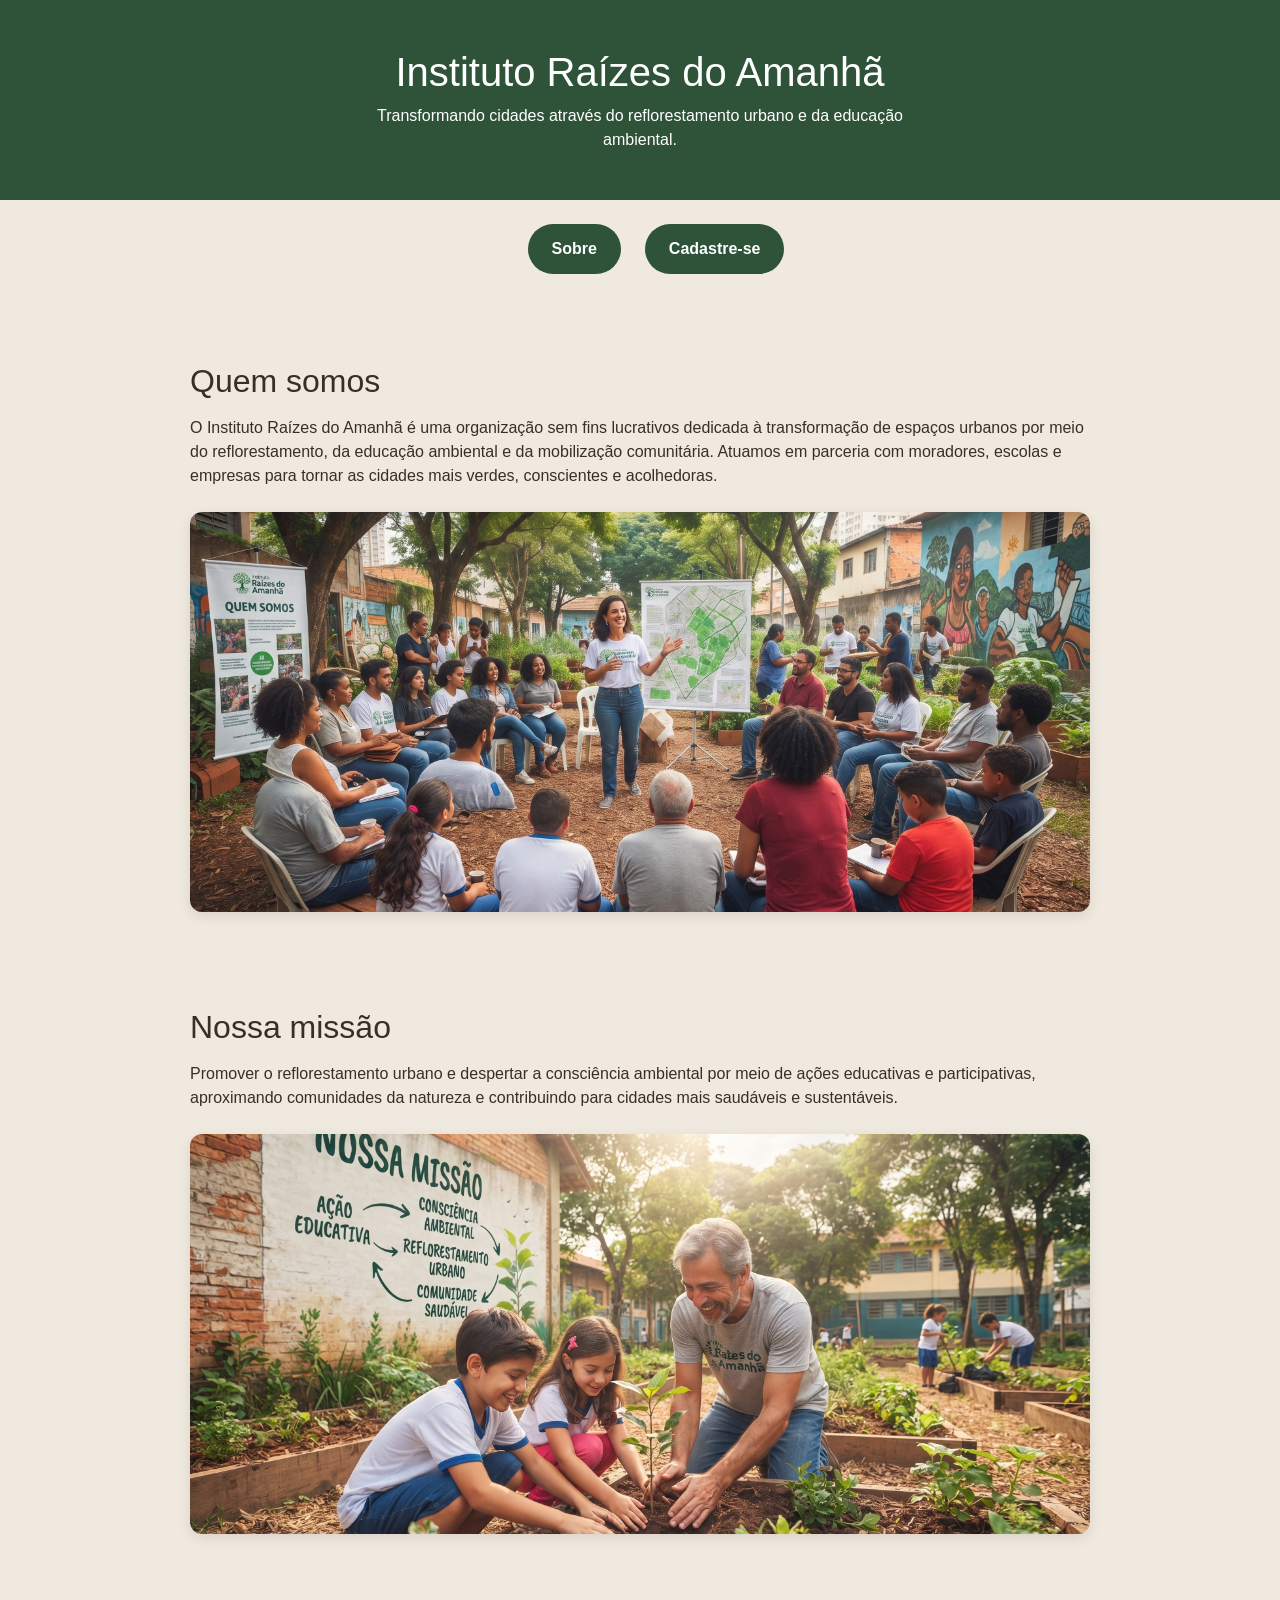
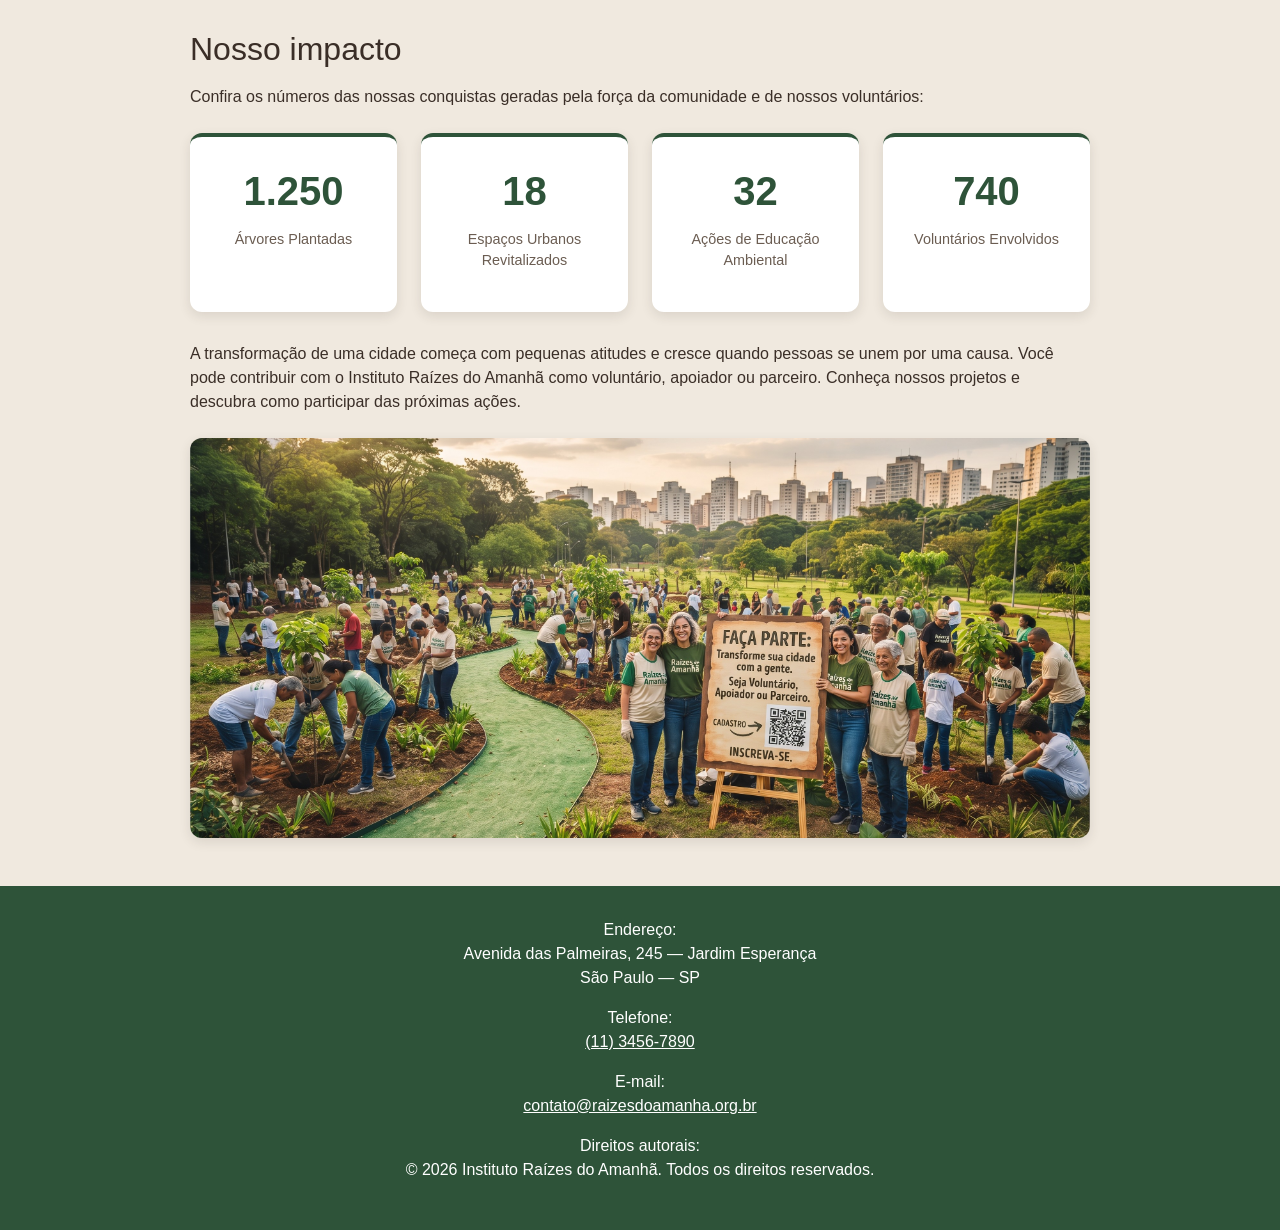
<file: index.html>
<!DOCTYPE html>
<html lang="pt-BR">
<head>
    <meta charset="UTF-8">
    <meta name="viewport" content="width=device-width, initial-scale=1.0">
    <title>Instituto Raízes do Amanhã</title>
    
    <!-- Bootstrap CSS (CDN) -->
    <link href="https://cdn.jsdelivr.net/npm/bootstrap@5.3.0/dist/css/bootstrap.min.css" rel="stylesheet">
    
    <!-- Estilos locais (Caminho rígido) -->
    <link rel="stylesheet" href="./styles.css">
</head>
<body>

    <header class="cabecalho">
        <h1>Instituto Raízes do Amanhã</h1>
        <p>Transformando cidades através do reflorestamento urbano e da educação ambiental.</p>
    </header>

    <nav class="menu-principal">
        <input type="checkbox" id="menu-toggle" class="menu-toggle-input">
        <label for="menu-toggle" class="menu-toggle-label" aria-label="Abrir menu">&#9776;</label>
        <ul>
            <li class="menu-dropdown">
                <a href="#home">Sobre</a>
                <ul class="submenu">
                    <li><a href="#quem-somos">Quem somos</a></li>
                    <li><a href="#missao">Nossa missão</a></li>
                    <li><a href="#impacto">Nosso impacto</a></li>
                </ul>
            </li>
            <li><a href="#cadastro">Cadastre-se</a></li>
        </ul>
    </nav>

    <!-- Ponto central de injeção dinâmica da SPA -->
    <main id="conteudo-principal"></main>

    <footer class="rodape">
        <address>
            <p>Endereço:<br>
                Avenida das Palmeiras, 245 — Jardim Esperança<br>
                São Paulo — SP</p>
            <p>Telefone:<br>
            <a href="tel:+551134567890">(11) 3456-7890</a></p>
            <p>E-mail:<br>
            <a href="mailto:contato@raizesdoamanha.org.br">contato@raizesdoamanha.org.br</a></p>
        </address>
        <p>Direitos autorais:<br>
        © 2026 Instituto Raízes do Amanhã. Todos os direitos reservados.</p>
    </footer>

    <!-- Bootstrap JS (CDN) -->
    <script src="https://cdn.jsdelivr.net/npm/bootstrap@5.3.0/dist/js/bootstrap.bundle.min.js"></script>
    
    <!-- Script local (Caminho rígido) -->
    <script src="./script.js"></script>
</body>
</html>
</file>
<file: styles.css>
:root {
    --cor-primaria: #2E5339;
    --cor-primaria-clara: #4C7A5C;
    --cor-primaria-suave: #DCE9DF;
    --cor-destaque: #6FA85A;
    --cor-destaque-clara: #8FC471;
    --cor-secundaria: #B5623B;
    --cor-fundo: #FAF6F1;
    --cor-fundo-alt: #F0E9DF;
    --cor-texto: #3A2E27;
    --cor-texto-suave: #6B5D52;
    --cor-branco: #FFFFFF;
    --cor-sucesso: #3D7A4F;
    --cor-erro: #B3402A;
    --raio-borda: 12px;
    --sombra-card: 0 4px 12px rgba(58, 46, 39, 0.12);
}

* {
    box-sizing: border-box;
    margin: 0;
    padding: 0;
}

body {
    background-color: var(--cor-fundo-alt);
    font-family: 'Segoe UI', Tahoma, Geneva, Verdana, sans-serif;
    color: var(--cor-texto);
}

img {
    max-width: 100%;
    display: block;
}

.cabecalho {
    background-color: var(--cor-primaria);
    color: var(--cor-branco);
    padding: 3rem 1.5rem;
    text-align: center;
}

.cabecalho h1 {
    color: var(--cor-branco);
    margin-bottom: 0.5rem;
}

.cabecalho p {
    color: var(--cor-branco);
    font-size: 1rem;
    max-width: 600px;
    margin: 0 auto;
}

.menu-principal {
    background-color: var(--cor-fundo-alt);
    display: flex;
    justify-content: center;
    padding: 1.5rem;
}

.menu-principal ul {
    list-style: none;
    display: flex;
    gap: 1.5rem;
}

.menu-principal a {
    font-weight: 600;
    border-radius: 50px;
    display: inline-block;
    background-color: var(--cor-primaria);
    color: var(--cor-branco);
    padding: 0.8rem 1.5rem;
    text-decoration: none;
    transition: 0.3s;
}

.menu-principal a:hover {
    background-color: var(--cor-destaque);
}

.menu-dropdown {
    position: relative;
}

.menu-dropdown .submenu {
    display: none;
    position: absolute;
    top: 100%;
    left: 0;
    list-style: none;
    background-color: var(--cor-branco);
    box-shadow: var(--sombra-card);
    border-radius: var(--raio-borda);
    min-width: 180px;
    padding: 0.5rem;
    flex-direction: column;
    gap: 0;
    z-index: 10;
}

.menu-dropdown:hover .submenu,
.menu-dropdown:focus-within .submenu {
    display: flex;
}

.menu-dropdown .submenu a {
    background-color: transparent;
    color: var(--cor-texto);
    border-radius: var(--raio-borda);
    padding: 0.5rem 1rem;
    width: 100%;
}

.menu-dropdown .submenu a:hover {
    background-color: var(--cor-primaria-suave);
}

.menu-toggle-input, .menu-toggle-label {
    display: none;
}

.secao {
    padding: 3rem 1.5rem;
    background-color: var(--cor-fundo-alt);
}

.secao h2, .secao p {
    max-width: 900px;
    margin-left: auto;
    margin-right: auto;
    margin-bottom: 1rem;
}

.card-imagem img {
    border-radius: var(--raio-borda);
    box-shadow: var(--sombra-card);
    max-height: 400px;
    max-width: 900px;
    width: 100%;
    margin: 1.5rem auto 0;
    object-fit: cover;
}

.grid-indicadores {
    display: grid;
    grid-template-columns: repeat(auto-fit, minmax(200px, 1fr));
    gap: 1.5rem;
    margin-top: 1.5rem;
    max-width: 900px;
    margin-left: auto;
    margin-right: auto;
}

.card-indicador {
    background-color: var(--cor-branco);
    padding: 1.5rem;
    border-radius: var(--raio-borda);
    box-shadow: var(--sombra-card);
    text-align: center;
    border-top: 4px solid var(--cor-primaria);
}

.numero-impacto {
    display: block;
    font-size: 2.5rem;
    font-weight: bold;
    color: var(--cor-primaria);
}

.legenda-impacto {
    font-size: 0.9rem;
    color: var(--cor-texto-suave);
    margin-top: 0.5rem;
}

.form-container {
    max-width: 500px;
    margin: 3rem auto;
    background-color: var(--cor-branco);
    padding: 2rem;
    border-radius: var(--raio-borda);
    box-shadow: var(--sombra-card);
}

.formulario-cadastro legend {
    text-align: center;
    font-weight: 600;
    margin-bottom: 1rem;
}

fieldset {
    padding: 1rem;
    border: none;
}

.campo {
    display: flex;
    flex-direction: column;
    width: 100%;
    margin-bottom: 1.2rem;
}

.campo label {
    font-size: 0.9rem;
    font-weight: 600;
    margin-bottom: 0.4rem;
}

.campo input {
    width: 100%;
    padding: 0.8rem;
    border: 1px solid var(--cor-texto-suave);
    border-radius: 8px;
    font-size: 1rem;
}

.campo-cep-grupo {
    display: flex;
    gap: 0.5rem;
}

.campo-cep-grupo input {
    flex: 1;
}

.botao-cep, .botao-enviar {
    background-color: var(--cor-primaria);
    color: var(--cor-branco);
    border: none;
    border-radius: 8px;
    padding: 0.8rem 1rem;
    font-weight: 600;
    cursor: pointer;
    transition: 0.2s;
}

.botao-enviar {
    width: 100%;
    margin-top: 1rem;
}

.botao-cep:hover, .botao-enviar:hover {
    background-color: var(--cor-destaque);
}

.mensagem-sucesso {
    color: #1b4332;
    background-color: #d8f3dc;
    border: 1px solid #b7e4c7;
    padding: 12px;
    border-radius: 8px;
    text-align: center;
    font-weight: bold;
    margin-top: 15px;
}

.rodape {
    background-color: var(--cor-primaria);
    color: var(--cor-branco);
    padding: 2rem 1.5rem;
    text-align: center;
}

.rodape a {
    color: var(--cor-branco);
}

/* ==========================================================================
   RESPONSIVIDADE (Telas menores que 768px - Celulares e Tablets)
   ========================================================================== */
@media (max-width: 768px) {
.menu-principal {
        flex-direction: column;
        padding: 1rem;
        align-items: flex-start;
    }

    .menu-toggle-label {
        display: block;
        font-size: 2rem;
        color: var(--cor-primaria);
        cursor: pointer;
    }

    .menu-principal ul {
        display: none;
        flex-direction: column;
        width: 100%;
        gap: 0.5rem;
        margin-top: 1rem;
    }

    .menu-toggle-input:checked ~ ul {
        display: flex;
    }

    .menu-principal a {
        text-align: center;
        display: block;
        width: 100%;
    }

    .menu-dropdown .submenu {
        position: static;
        display: none;
        box-shadow: none;
        background-color: transparent;
        padding: 0;
    }

    .cabecalho {
        padding: 2rem 1rem;
    }

    .secao {
        padding: 2rem 1rem;
    }

    .form-container {
        padding: 1.5rem 1rem;
        margin: 1.5rem 1rem;
    }

    .campo-cep-grupo {
        flex-direction: column;
    }

    .botao-cep {
        width: 100%;
    }
}
</file>
